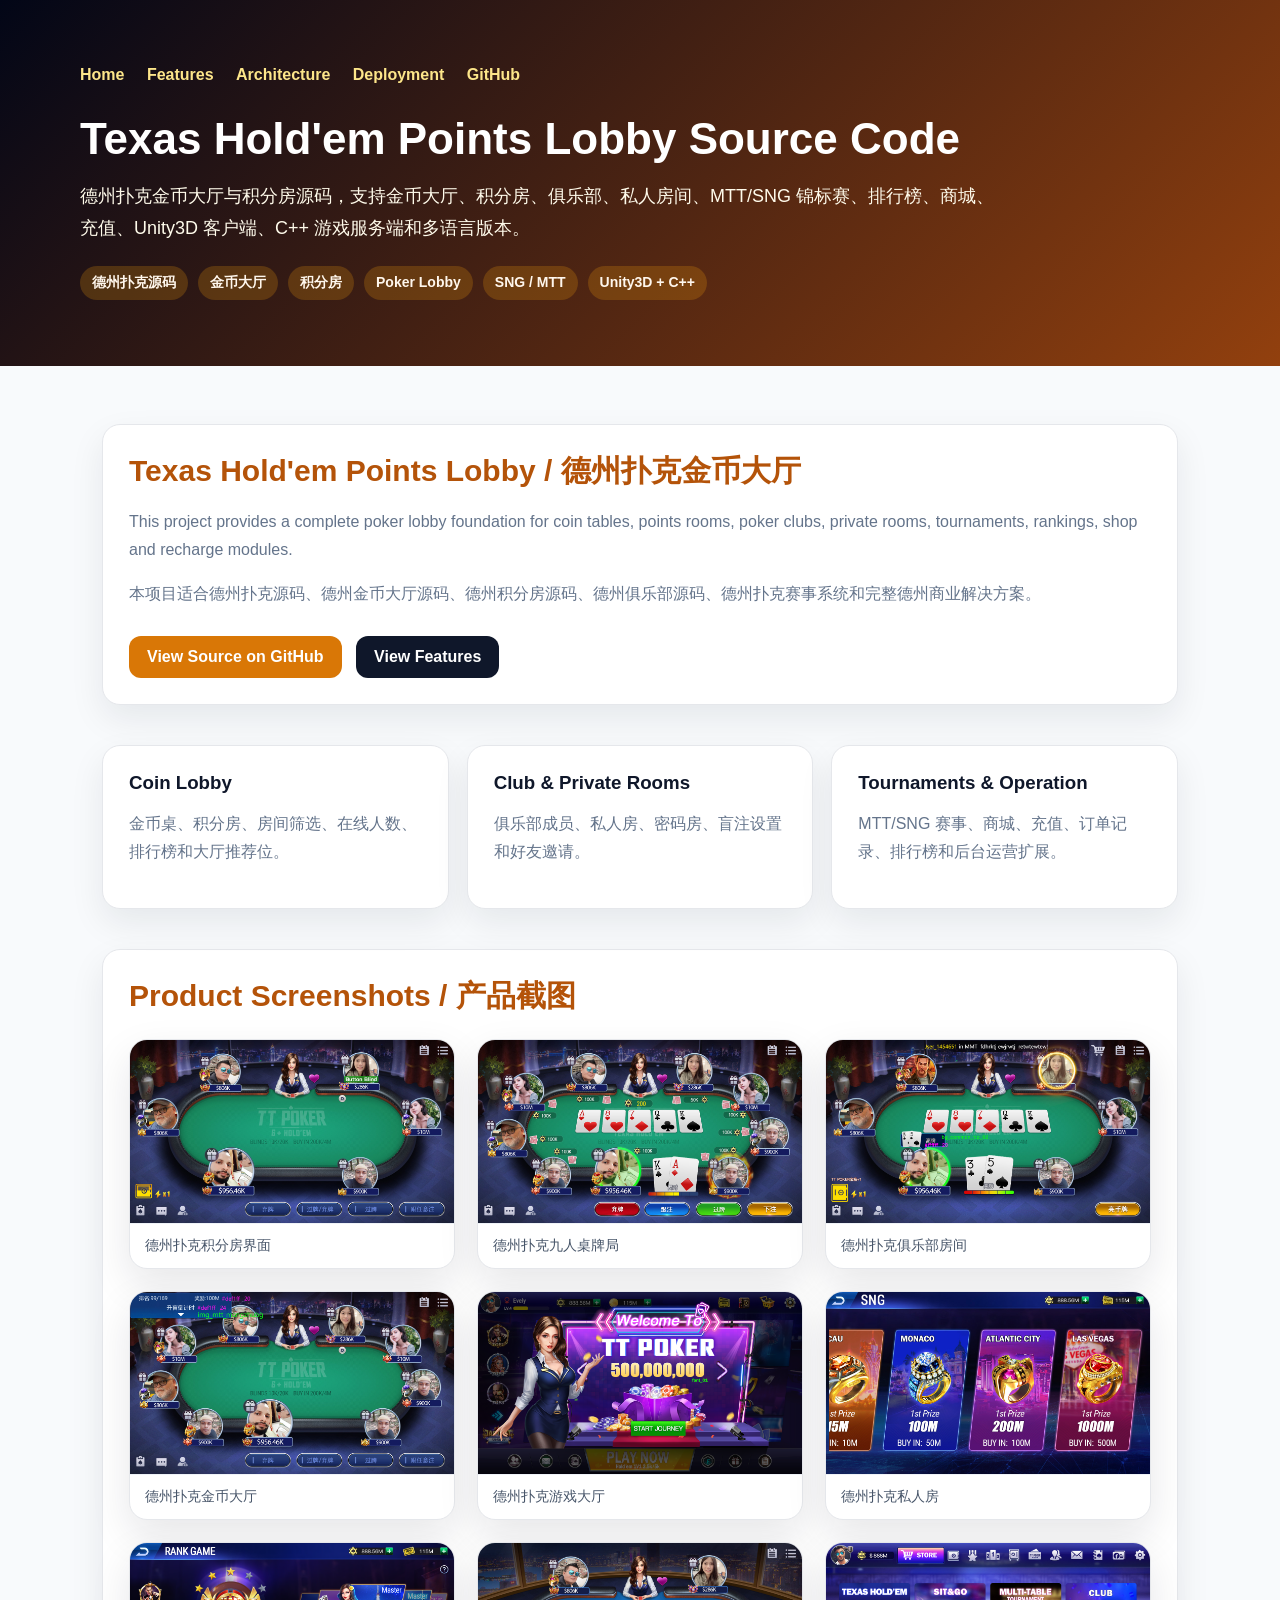
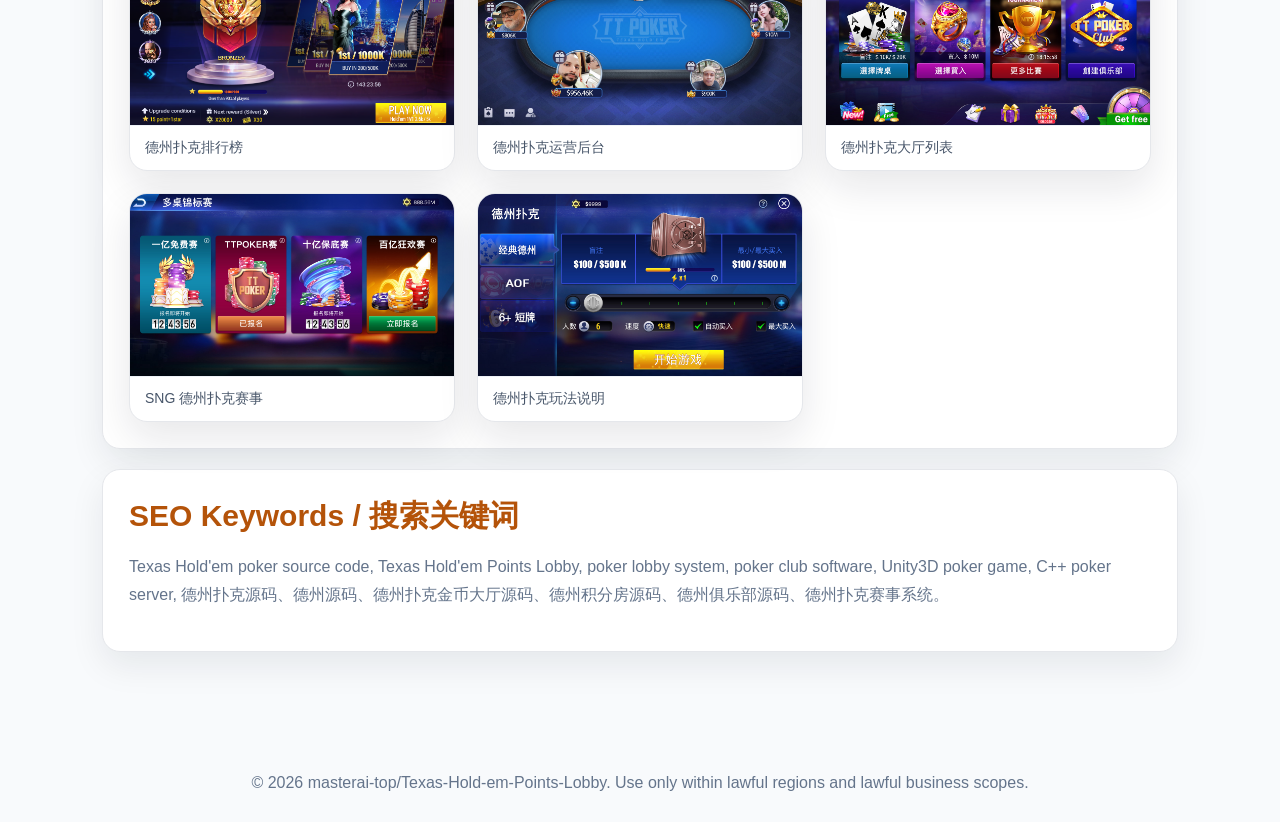
<file: docs/index.html>
<!doctype html>
<html lang="zh-CN">
<head>
  <meta name="google-site-verification" content="rrp5Uvgzi-1-rMxUBfhV3wjlNrFqzwnqiA4e3qsOLEM" />
  <meta charset="utf-8">
  <meta name="viewport" content="width=device-width, initial-scale=1">
  <title>Texas Hold'em Points Lobby Source Code - 德州扑克金币大厅与积分房源码</title>
  <meta name="description" content="德州扑克金币大厅与积分房源码，支持金币大厅、积分房、俱乐部、私人房间、MTT/SNG 锦标赛、排行榜、商城、充值、Unity3D 客户端、C++ 游戏服务端和多语言版本。">
  <meta name="keywords" content="德州扑克源码, 德州源码, 德州扑克金币大厅源码, 德州积分房源码, 德州俱乐部源码, Texas Hold'em Points Lobby, Poker Lobby System, Unity3D Poker Game, C++ Poker Server">
  <link rel="canonical" href="https://masterai-top.github.io/Texas-Hold-em-Points-Lobby/">
  <meta property="og:title" content="Texas Hold'em Points Lobby Source Code">
  <meta property="og:description" content="德州扑克金币大厅与积分房源码，支持金币大厅、积分房、俱乐部、私人房间、MTT/SNG 锦标赛、排行榜、商城充值和多语言版本。">
  <meta property="og:image" content="https://masterai-top.github.io/Texas-Hold-em-Points-Lobby/Assets/screenshots/dating.jpg">
  <style>
    :root {
      --bg:#f8fafc; --card:#ffffff; --text:#172033; --muted:#64748b;
      --gold:#b45309; --gold2:#d97706; --line:#e5e7eb; --dark:#0f172a;
    }
    * { box-sizing:border-box; }
    body { margin:0; font-family:Arial, Helvetica, sans-serif; background:var(--bg); color:var(--text); }
    header { padding:66px 24px; background:linear-gradient(135deg,#020617,#92400e); color:#fff; }
    .wrap { max-width:1120px; margin:0 auto; }
    nav { margin-bottom:30px; }
    nav a { color:#fde68a; margin-right:18px; text-decoration:none; font-weight:700; }
    h1 { font-size:44px; line-height:1.12; margin:18px 0 14px; }
    header p { max-width:920px; color:#fffbeb; font-size:18px; line-height:1.75; }
    main { max-width:1120px; margin:0 auto; padding:38px 22px 72px; }
    h2 { color:var(--gold); font-size:30px; margin:0 0 14px; }
    h3 { margin:0 0 10px; color:#0f172a; }
    p, li { color:var(--muted); line-height:1.75; }
    .card { background:var(--card); border:1px solid var(--line); border-radius:18px; padding:26px; margin:20px 0; box-shadow:0 14px 34px rgba(15,23,42,.08); }
    .grid { display:grid; grid-template-columns:repeat(auto-fit,minmax(240px,1fr)); gap:18px; }
    .badges { display:flex; flex-wrap:wrap; gap:10px; margin-top:22px; }
    .badge { display:inline-block; padding:8px 12px; border-radius:999px; background:rgba(245,158,11,.22); color:#fff7ed; font-size:14px; font-weight:700; }
    .btn { display:inline-block; padding:12px 18px; border-radius:12px; text-decoration:none; font-weight:700; background:var(--gold2); color:#fff; margin-right:10px; margin-top:12px; }
    .btn.secondary { background:var(--dark); }
    .screenshot-grid { display:grid; grid-template-columns:repeat(auto-fit,minmax(260px,1fr)); gap:22px; margin-top:22px; }
    .screenshot-grid figure { margin:0; background:#fff; border:1px solid var(--line); border-radius:18px; overflow:hidden; box-shadow:0 16px 40px rgba(15,23,42,.10); }
    .screenshot-grid img { width:100%; height:auto; display:block; background:#eef2f7; }
    .screenshot-grid figcaption { padding:13px 15px; color:#475569; font-size:14px; border-top:1px solid #eef2f7; }
    code { background:#f1f5f9; padding:2px 6px; border-radius:6px; color:#0f172a; }
    footer { padding:30px; text-align:center; color:var(--muted); }
  </style>
</head>
<body>
  <header>
    <div class="wrap">
      <nav>
        <a href="./">Home</a>
        <a href="features.html">Features</a>
        <a href="architecture.html">Architecture</a>
        <a href="deployment.html">Deployment</a>
        <a href="https://github.com/masterai-top/Texas-Hold-em-Points-Lobby">GitHub</a>
      </nav>
      <h1>Texas Hold'em Points Lobby Source Code</h1>
      <p>德州扑克金币大厅与积分房源码，支持金币大厅、积分房、俱乐部、私人房间、MTT/SNG 锦标赛、排行榜、商城、充值、Unity3D 客户端、C++ 游戏服务端和多语言版本。</p>
      <div class="badges">
        <span class="badge">德州扑克源码</span><span class="badge">金币大厅</span><span class="badge">积分房</span>
        <span class="badge">Poker Lobby</span><span class="badge">SNG / MTT</span><span class="badge">Unity3D + C++</span>
      </div>
    </div>
  </header>
  <main>
    <section class="card">
      <h2>Texas Hold'em Points Lobby / 德州扑克金币大厅</h2>
      <p>This project provides a complete poker lobby foundation for coin tables, points rooms, poker clubs, private rooms, tournaments, rankings, shop and recharge modules.</p>
      <p>本项目适合德州扑克源码、德州金币大厅源码、德州积分房源码、德州俱乐部源码、德州扑克赛事系统和完整德州商业解决方案。</p>
      <a class="btn" href="https://github.com/masterai-top/Texas-Hold-em-Points-Lobby">View Source on GitHub</a>
      <a class="btn secondary" href="features.html">View Features</a>
    </section>
    <section class="grid">
      <div class="card"><h3>Coin Lobby</h3><p>金币桌、积分房、房间筛选、在线人数、排行榜和大厅推荐位。</p></div>
      <div class="card"><h3>Club & Private Rooms</h3><p>俱乐部成员、私人房、密码房、盲注设置和好友邀请。</p></div>
      <div class="card"><h3>Tournaments & Operation</h3><p>MTT/SNG 赛事、商城、充值、订单记录、排行榜和后台运营扩展。</p></div>
    </section>
    <section class="card" id="screenshots">
      <h2>Product Screenshots / 产品截图</h2>
      <div class="screenshot-grid">
        <figure>
          <img src="Assets/screenshots/03.jpg" alt="Texas Hold'em Points Lobby - 德州扑克积分房界面" loading="lazy">
          <figcaption>德州扑克积分房界面</figcaption>
        </figure>
        <figure>
          <img src="Assets/screenshots/06-9.jpg" alt="Texas Hold'em Points Lobby - 德州扑克九人桌牌局" loading="lazy">
          <figcaption>德州扑克九人桌牌局</figcaption>
        </figure>
        <figure>
          <img src="Assets/screenshots/07.jpg" alt="Texas Hold'em Points Lobby - 德州扑克俱乐部房间" loading="lazy">
          <figcaption>德州扑克俱乐部房间</figcaption>
        </figure>
        <figure>
          <img src="Assets/screenshots/08.jpg" alt="Texas Hold'em Points Lobby - 德州扑克金币大厅" loading="lazy">
          <figcaption>德州扑克金币大厅</figcaption>
        </figure>
        <figure>
          <img src="Assets/screenshots/33.png" alt="Texas Hold'em Points Lobby - 德州扑克游戏大厅" loading="lazy">
          <figcaption>德州扑克游戏大厅</figcaption>
        </figure>
        <figure>
          <img src="Assets/screenshots/44.jpg" alt="Texas Hold'em Points Lobby - 德州扑克私人房" loading="lazy">
          <figcaption>德州扑克私人房</figcaption>
        </figure>
        <figure>
          <img src="Assets/screenshots/88.png" alt="Texas Hold'em Points Lobby - 德州扑克排行榜" loading="lazy">
          <figcaption>德州扑克排行榜</figcaption>
        </figure>
        <figure>
          <img src="Assets/screenshots/99.jpg" alt="Texas Hold'em Points Lobby - 德州扑克运营后台" loading="lazy">
          <figcaption>德州扑克运营后台</figcaption>
        </figure>
        <figure>
          <img src="Assets/screenshots/dating.jpg" alt="Texas Hold'em Points Lobby - 德州扑克大厅列表" loading="lazy">
          <figcaption>德州扑克大厅列表</figcaption>
        </figure>
        <figure>
          <img src="Assets/screenshots/sng.jpg" alt="Texas Hold'em Points Lobby - SNG 德州扑克赛事" loading="lazy">
          <figcaption>SNG 德州扑克赛事</figcaption>
        </figure>
        <figure>
          <img src="Assets/screenshots/wanfa.jpg" alt="Texas Hold'em Points Lobby - 德州扑克玩法说明" loading="lazy">
          <figcaption>德州扑克玩法说明</figcaption>
        </figure>
      </div>
    </section>
    <section class="card">
      <h2>SEO Keywords / 搜索关键词</h2>
      <p>Texas Hold'em poker source code, Texas Hold'em Points Lobby, poker lobby system, poker club software, Unity3D poker game, C++ poker server, 德州扑克源码、德州源码、德州扑克金币大厅源码、德州积分房源码、德州俱乐部源码、德州扑克赛事系统。</p>
    </section>
  </main>
  <footer>© 2026 masterai-top/Texas-Hold-em-Points-Lobby. Use only within lawful regions and lawful business scopes.</footer>
</body>
</html>
</file>
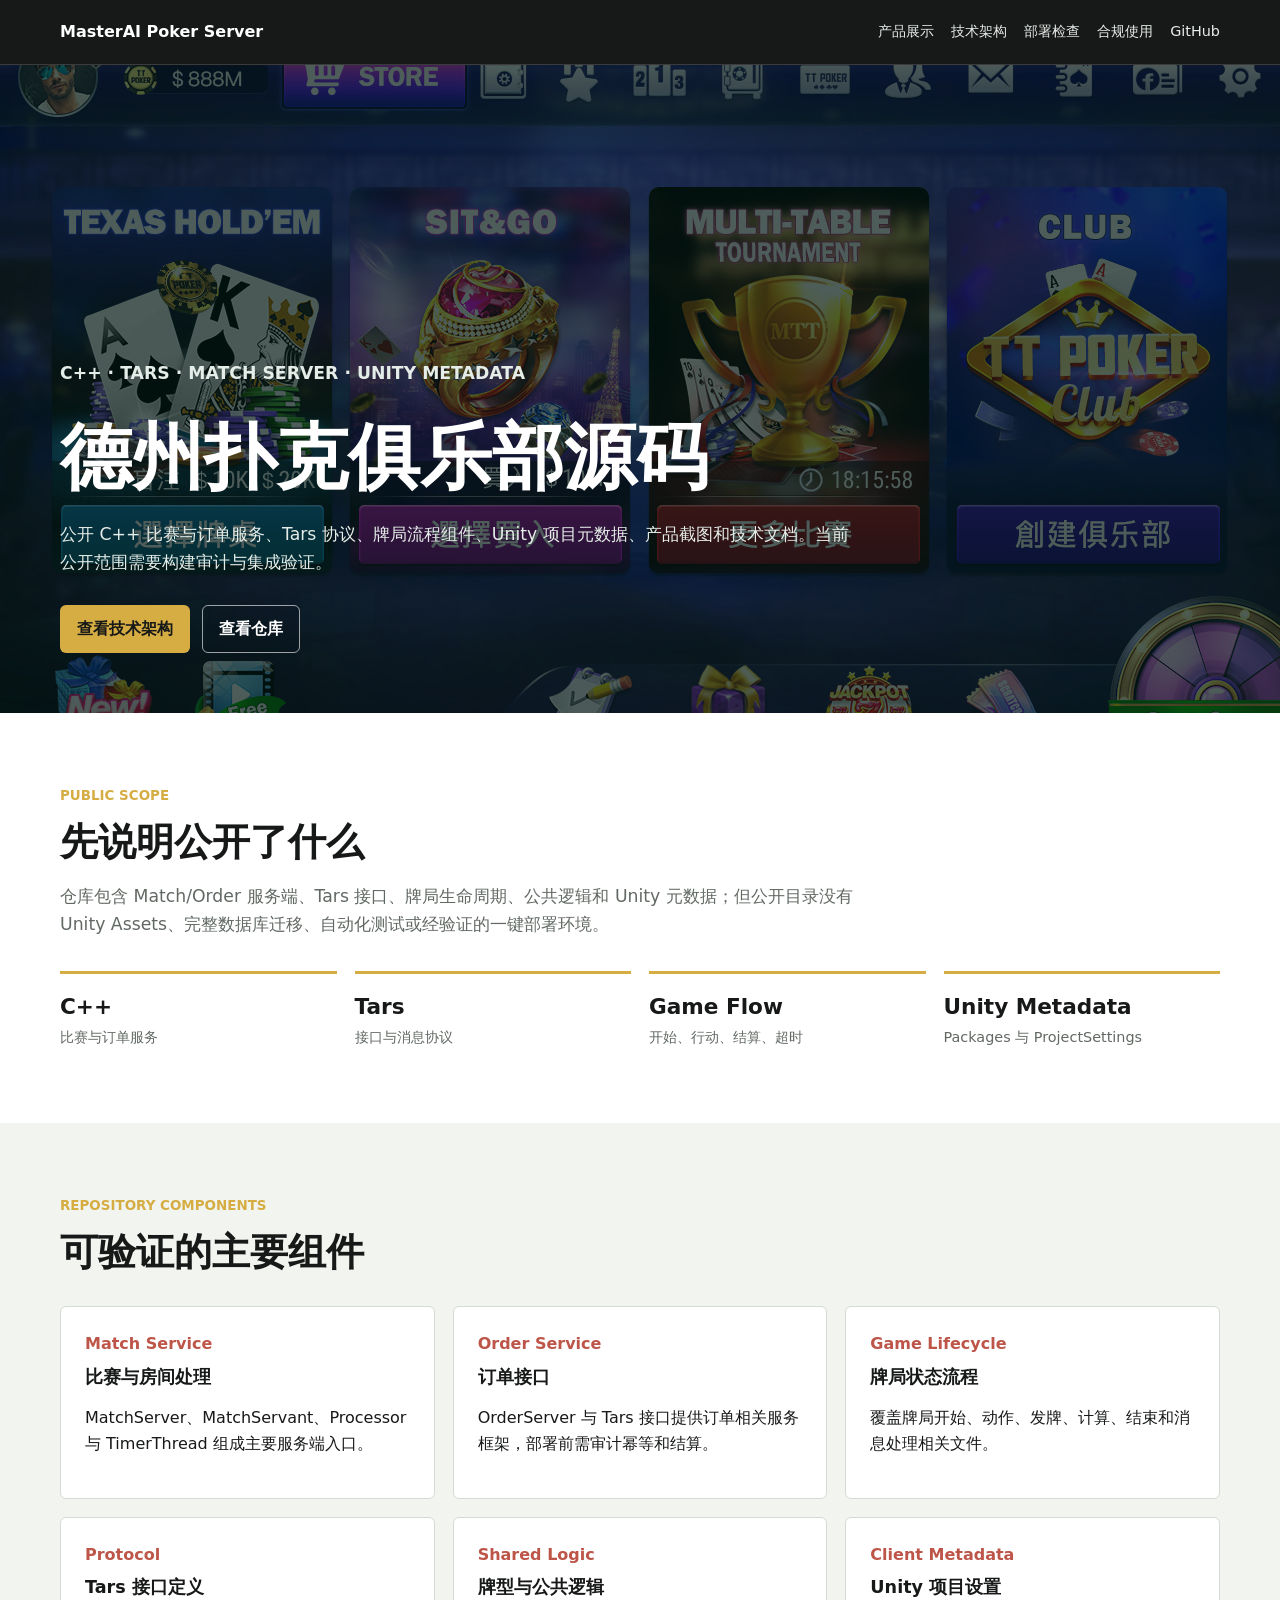
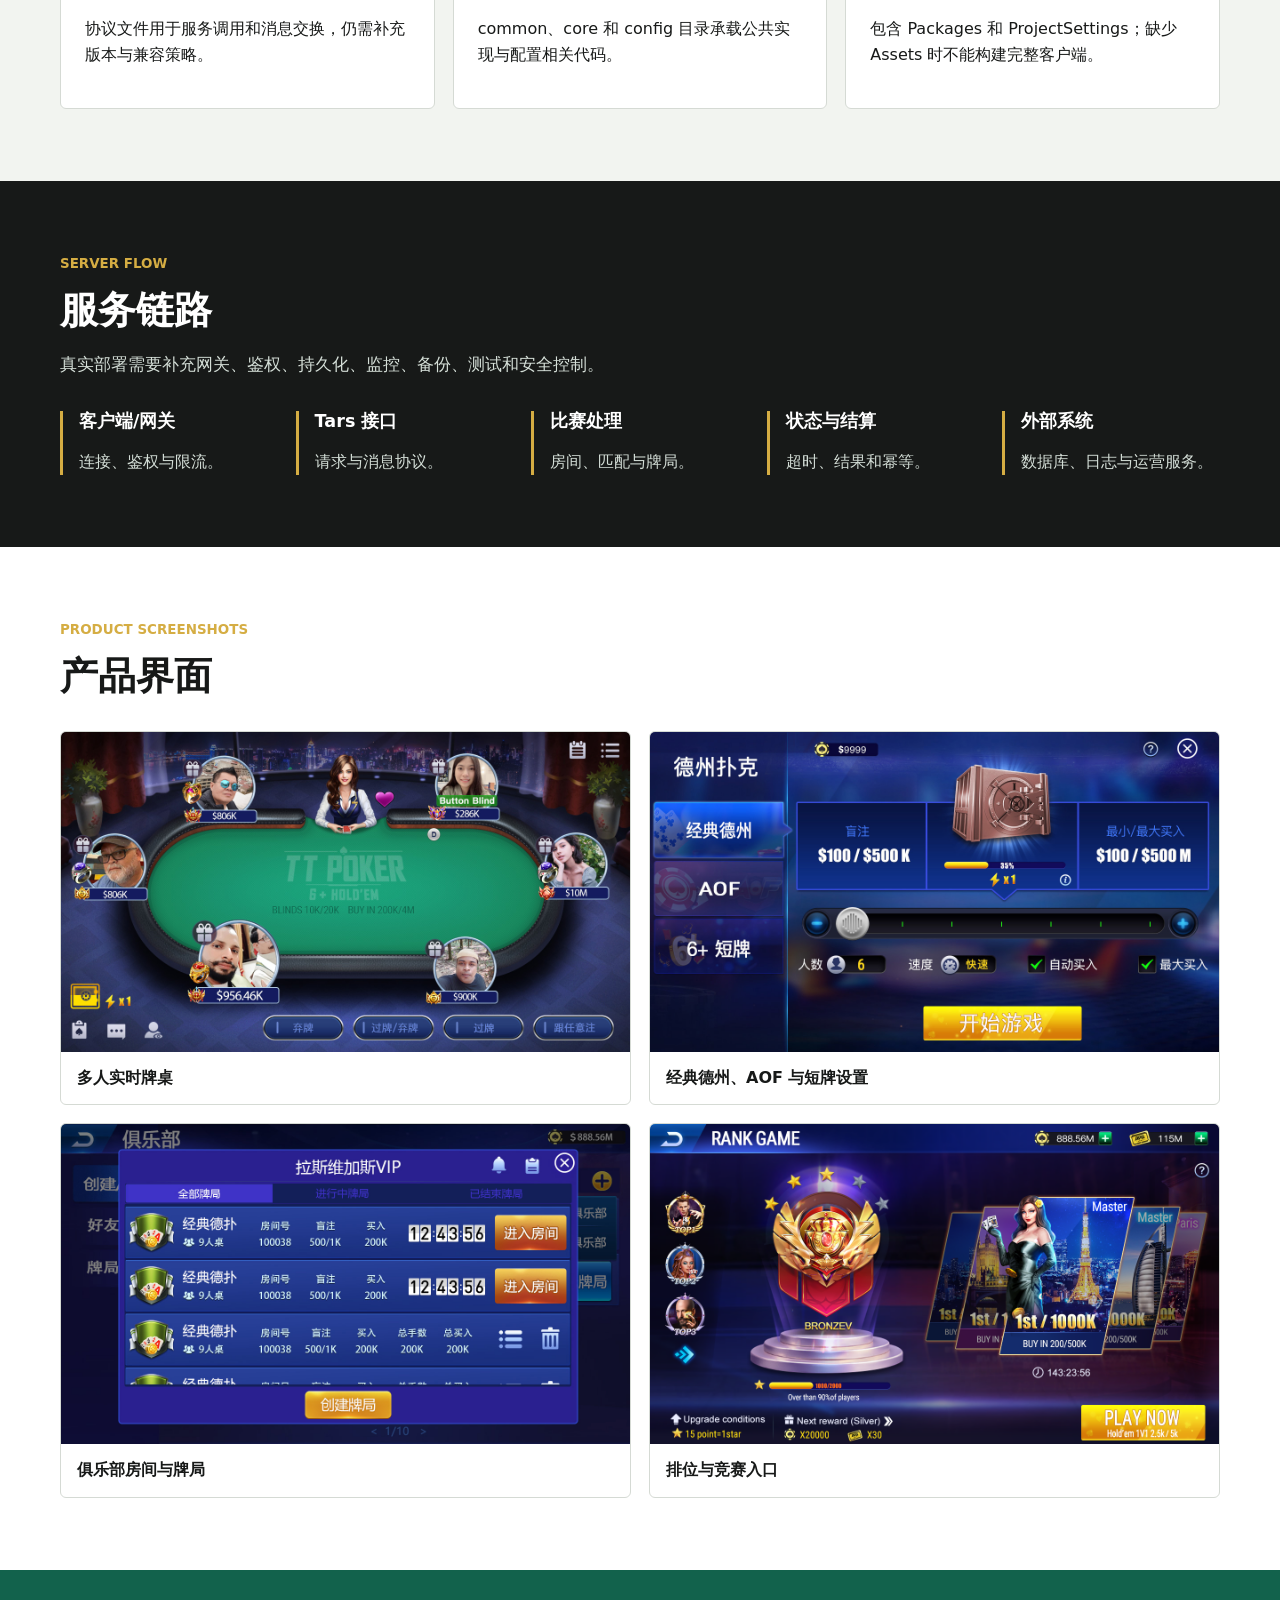
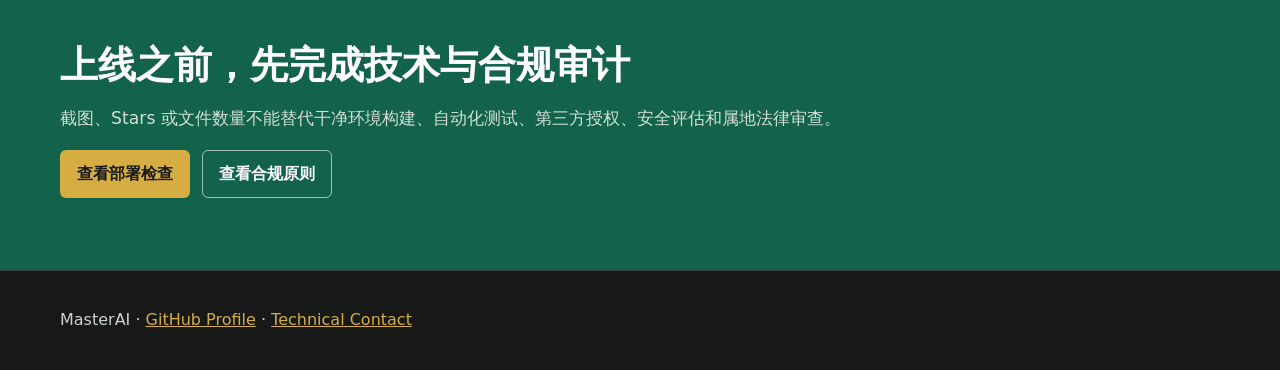
<file: site/index.html>
<!doctype html>
<html lang="zh-CN">
<head>
  <meta charset="utf-8">
  <meta name="viewport" content="width=device-width, initial-scale=1">
  <title>德州扑克俱乐部源码 | C++ Tars 比赛服务端</title>
  <meta name="description" content="德州扑克俱乐部源码项目，公开 C++ Match 与 Order 服务、Tars 协议、牌局流程、Unity 项目元数据、产品截图和技术文档。">
  <link rel="canonical" href="https://masterai-top.github.io/Texas-Holdem-Poker-Game-Server-Club-Source-Code/">
  <meta property="og:title" content="Texas Hold'em Club Source Code and C++ Match Server">
  <meta property="og:description" content="C++ Tars match server, game-flow components, Unity project metadata, product screenshots, and deployment guidance.">
  <meta property="og:type" content="website">
  <meta property="og:url" content="https://masterai-top.github.io/Texas-Holdem-Poker-Game-Server-Club-Source-Code/">
  <meta property="og:image" content="https://masterai-top.github.io/Texas-Holdem-Poker-Game-Server-Club-Source-Code/assets/screenshots/lobby.jpg">
  <meta name="twitter:card" content="summary_large_image">
  <link rel="stylesheet" href="assets/styles.css">
  <script type="application/ld+json">
  {
    "@context": "https://schema.org",
    "@type": "SoftwareSourceCode",
    "name": "Texas Hold'em Poker Game Server and Club Source Code",
    "codeRepository": "https://github.com/masterai-top/Texas-Holdem-Poker-Game-Server-Club-Source-Code",
    "programmingLanguage": ["C++", "Tars IDL"],
    "description": "C++ Texas Hold'em match and order server code, Tars protocols, game-flow components, Unity project metadata, documentation, and product screenshots.",
    "author": {"@type": "Organization", "name": "MasterAI", "url": "https://github.com/masterai-top"}
  }
  </script>
</head>
<body>
  <header class="site-header"><nav class="nav" aria-label="主导航"><a class="brand" href="index.html">MasterAI Poker Server</a><div class="nav-links"><a href="features.html">产品展示</a><a href="architecture.html">技术架构</a><a href="deployment.html">部署检查</a><a href="responsible-use.html">合规使用</a><a href="https://github.com/masterai-top/Texas-Holdem-Poker-Game-Server-Club-Source-Code">GitHub</a></div></nav></header>
  <main>
    <section class="hero">
      <img class="hero-media" src="assets/screenshots/lobby.jpg" alt="德州扑克大厅、SNG、MTT 与俱乐部入口">
      <div class="hero-inner"><p class="eyebrow">C++ · Tars · Match Server · Unity Metadata</p><h1>德州扑克俱乐部源码</h1><p>公开 C++ 比赛与订单服务、Tars 协议、牌局流程组件、Unity 项目元数据、产品截图和技术文档。当前公开范围需要构建审计与集成验证。</p><div class="actions"><a class="button" href="architecture.html">查看技术架构</a><a class="button secondary" href="https://github.com/masterai-top/Texas-Holdem-Poker-Game-Server-Club-Source-Code">查看仓库</a></div></div>
    </section>
    <section class="band white"><div class="container"><p class="eyebrow">Public Scope</p><h2>先说明公开了什么</h2><p class="lead">仓库包含 Match/Order 服务端、Tars 接口、牌局生命周期、公共逻辑和 Unity 元数据；但公开目录没有 Unity Assets、完整数据库迁移、自动化测试或经验证的一键部署环境。</p><div class="metrics"><div class="metric"><strong>C++</strong><span>比赛与订单服务</span></div><div class="metric"><strong>Tars</strong><span>接口与消息协议</span></div><div class="metric"><strong>Game Flow</strong><span>开始、行动、结算、超时</span></div><div class="metric"><strong>Unity Metadata</strong><span>Packages 与 ProjectSettings</span></div></div></div></section>
    <section class="band"><div class="container"><p class="eyebrow">Repository Components</p><h2>可验证的主要组件</h2><div class="feature-grid"><article class="feature-item"><strong>Match Service</strong><h3>比赛与房间处理</h3><p>MatchServer、MatchServant、Processor 与 TimerThread 组成主要服务端入口。</p></article><article class="feature-item"><strong>Order Service</strong><h3>订单接口</h3><p>OrderServer 与 Tars 接口提供订单相关服务框架，部署前需审计幂等和结算。</p></article><article class="feature-item"><strong>Game Lifecycle</strong><h3>牌局状态流程</h3><p>覆盖牌局开始、动作、发牌、计算、结束和消息处理相关文件。</p></article><article class="feature-item"><strong>Protocol</strong><h3>Tars 接口定义</h3><p>协议文件用于服务调用和消息交换，仍需补充版本与兼容策略。</p></article><article class="feature-item"><strong>Shared Logic</strong><h3>牌型与公共逻辑</h3><p>common、core 和 config 目录承载公共实现与配置相关代码。</p></article><article class="feature-item"><strong>Client Metadata</strong><h3>Unity 项目设置</h3><p>包含 Packages 和 ProjectSettings；缺少 Assets 时不能构建完整客户端。</p></article></div></div></section>
    <section class="band dark"><div class="container"><p class="eyebrow">Server Flow</p><h2>服务链路</h2><p class="lead">真实部署需要补充网关、鉴权、持久化、监控、备份、测试和安全控制。</p><div class="pipeline"><div class="pipeline-step"><h3>客户端/网关</h3><p>连接、鉴权与限流。</p></div><div class="pipeline-step"><h3>Tars 接口</h3><p>请求与消息协议。</p></div><div class="pipeline-step"><h3>比赛处理</h3><p>房间、匹配与牌局。</p></div><div class="pipeline-step"><h3>状态与结算</h3><p>超时、结果和幂等。</p></div><div class="pipeline-step"><h3>外部系统</h3><p>数据库、日志与运营服务。</p></div></div></div></section>
    <section class="band white"><div class="container"><p class="eyebrow">Product Screenshots</p><h2>产品界面</h2><div class="gallery"><figure><img loading="lazy" src="assets/screenshots/table.jpg" alt="多人德州扑克牌桌"><figcaption>多人实时牌桌</figcaption></figure><figure><img loading="lazy" src="assets/screenshots/room-settings.jpg" alt="德州扑克房间设置"><figcaption>经典德州、AOF 与短牌设置</figcaption></figure><figure><img loading="lazy" src="assets/screenshots/club.jpg" alt="德州扑克俱乐部房间列表"><figcaption>俱乐部房间与牌局</figcaption></figure><figure><img loading="lazy" src="assets/screenshots/rank-game.png" alt="德州扑克排位赛界面"><figcaption>排位与竞赛入口</figcaption></figure></div></div></section>
    <section class="band felt"><div class="container"><h2>上线之前，先完成技术与合规审计</h2><p class="lead">截图、Stars 或文件数量不能替代干净环境构建、自动化测试、第三方授权、安全评估和属地法律审查。</p><div class="actions"><a class="button" href="deployment.html">查看部署检查</a><a class="button secondary" href="responsible-use.html">查看合规原则</a></div></div></section>
  </main>
  <footer class="site-footer"><div class="container">MasterAI · <a href="https://github.com/masterai-top">GitHub Profile</a> · <a href="mailto:masterai918@gmail.com">Technical Contact</a></div></footer>
</body>
</html>
</file>
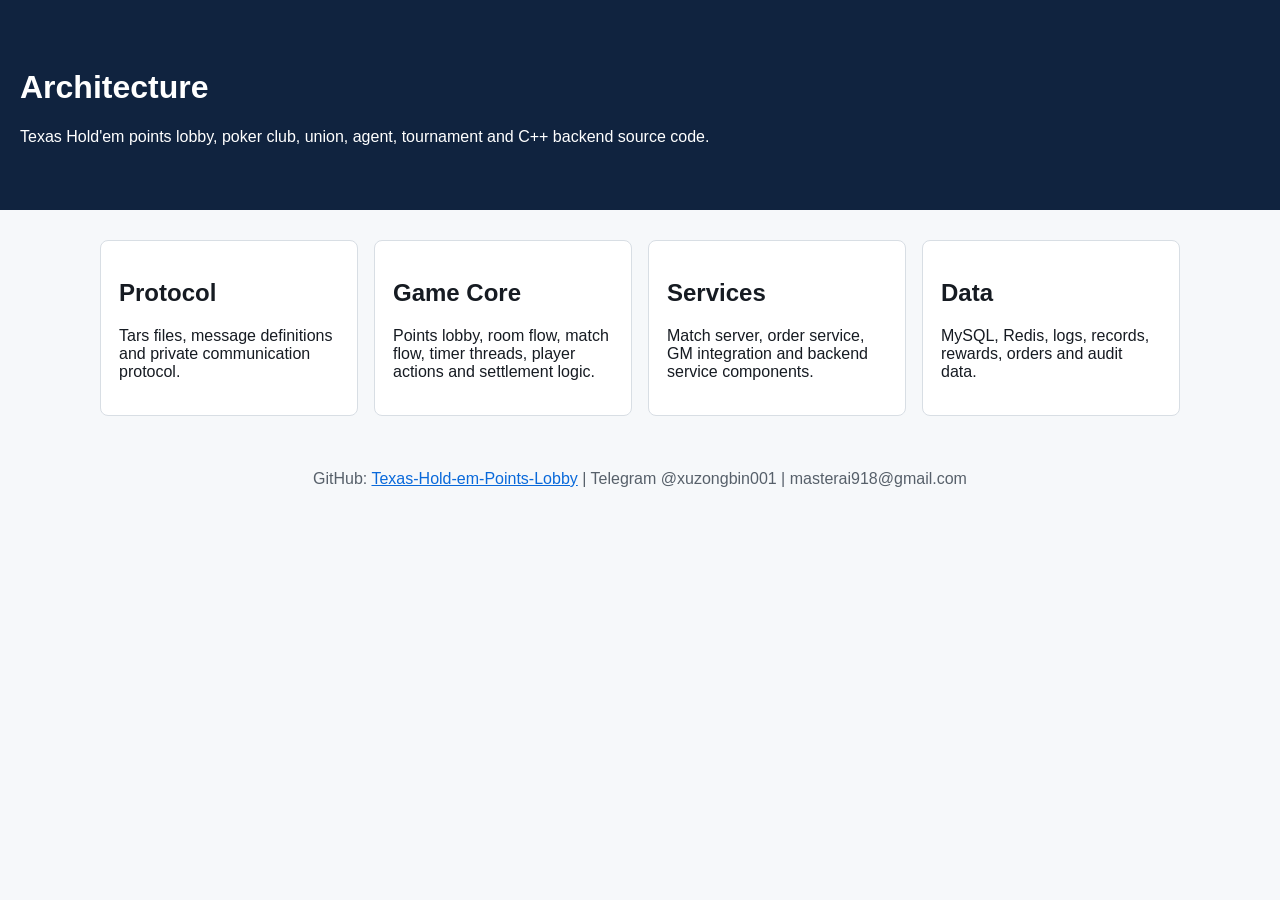
<file: docs/architecture.html>
<!doctype html>
<html lang="en">
<head>
  <meta charset="utf-8">
  <meta name="viewport" content="width=device-width, initial-scale=1">
  <title>Architecture - Texas Hold'em Poker Server</title>
  <meta name="description" content="Texas Hold'em Points Lobby source code with C++ real-time poker server, points lobby, poker club, union, agent system, SNG, MTT, Short Deck and operations integration.">
  <style>
body{font-family:Arial,"Microsoft YaHei",sans-serif;margin:0;color:#161b22;background:#f6f8fa}
header{background:#10233f;color:white;padding:48px 20px}
main{max-width:1080px;margin:0 auto;padding:30px 20px}
.grid{display:grid;grid-template-columns:repeat(auto-fit,minmax(230px,1fr));gap:16px}
.card{background:white;border:1px solid #d8dee4;border-radius:8px;padding:18px}
a{color:#0969da}footer{padding:24px 20px;text-align:center;color:#57606a}
</style>
</head>
<body>
  <header><h1>Architecture</h1><p>Texas Hold'em points lobby, poker club, union, agent, tournament and C++ backend source code.</p></header>
  <main><div class="grid">
<div class="card"><h2>Protocol</h2><p>Tars files, message definitions and private communication protocol.</p></div>
<div class="card"><h2>Game Core</h2><p>Points lobby, room flow, match flow, timer threads, player actions and settlement logic.</p></div>
<div class="card"><h2>Services</h2><p>Match server, order service, GM integration and backend service components.</p></div>
<div class="card"><h2>Data</h2><p>MySQL, Redis, logs, records, rewards, orders and audit data.</p></div>
</div></main>
  <footer>GitHub: <a href="https://github.com/masterai-top/Texas-Hold-em-Points-Lobby">Texas-Hold-em-Points-Lobby</a> | Telegram @xuzongbin001 | masterai918@gmail.com</footer>
</body>
</html>
</file>
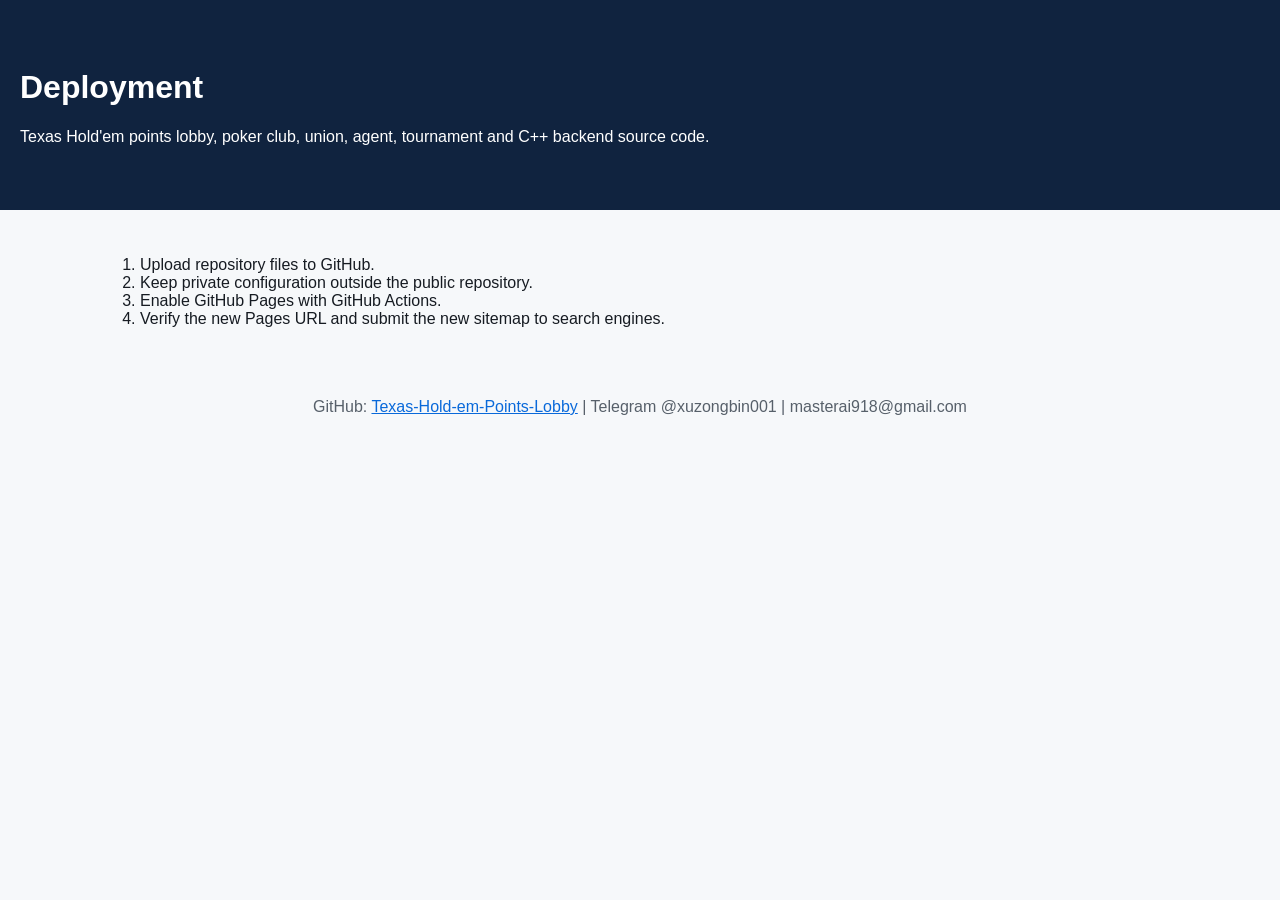
<file: docs/deployment.html>
<!doctype html>
<html lang="en">
<head>
  <meta charset="utf-8">
  <meta name="viewport" content="width=device-width, initial-scale=1">
  <title>Deployment - Texas Hold'em Points Lobby</title>
  <meta name="description" content="Texas Hold'em Points Lobby source code with C++ real-time poker server, points lobby, poker club, union, agent system, SNG, MTT, Short Deck and operations integration.">
  <style>
body{font-family:Arial,"Microsoft YaHei",sans-serif;margin:0;color:#161b22;background:#f6f8fa}
header{background:#10233f;color:white;padding:48px 20px}
main{max-width:1080px;margin:0 auto;padding:30px 20px}
.grid{display:grid;grid-template-columns:repeat(auto-fit,minmax(230px,1fr));gap:16px}
.card{background:white;border:1px solid #d8dee4;border-radius:8px;padding:18px}
a{color:#0969da}footer{padding:24px 20px;text-align:center;color:#57606a}
</style>
</head>
<body>
  <header><h1>Deployment</h1><p>Texas Hold'em points lobby, poker club, union, agent, tournament and C++ backend source code.</p></header>
  <main><ol><li>Upload repository files to GitHub.</li><li>Keep private configuration outside the public repository.</li><li>Enable GitHub Pages with GitHub Actions.</li><li>Verify the new Pages URL and submit the new sitemap to search engines.</li></ol></main>
  <footer>GitHub: <a href="https://github.com/masterai-top/Texas-Hold-em-Points-Lobby">Texas-Hold-em-Points-Lobby</a> | Telegram @xuzongbin001 | masterai918@gmail.com</footer>
</body>
</html>
</file>
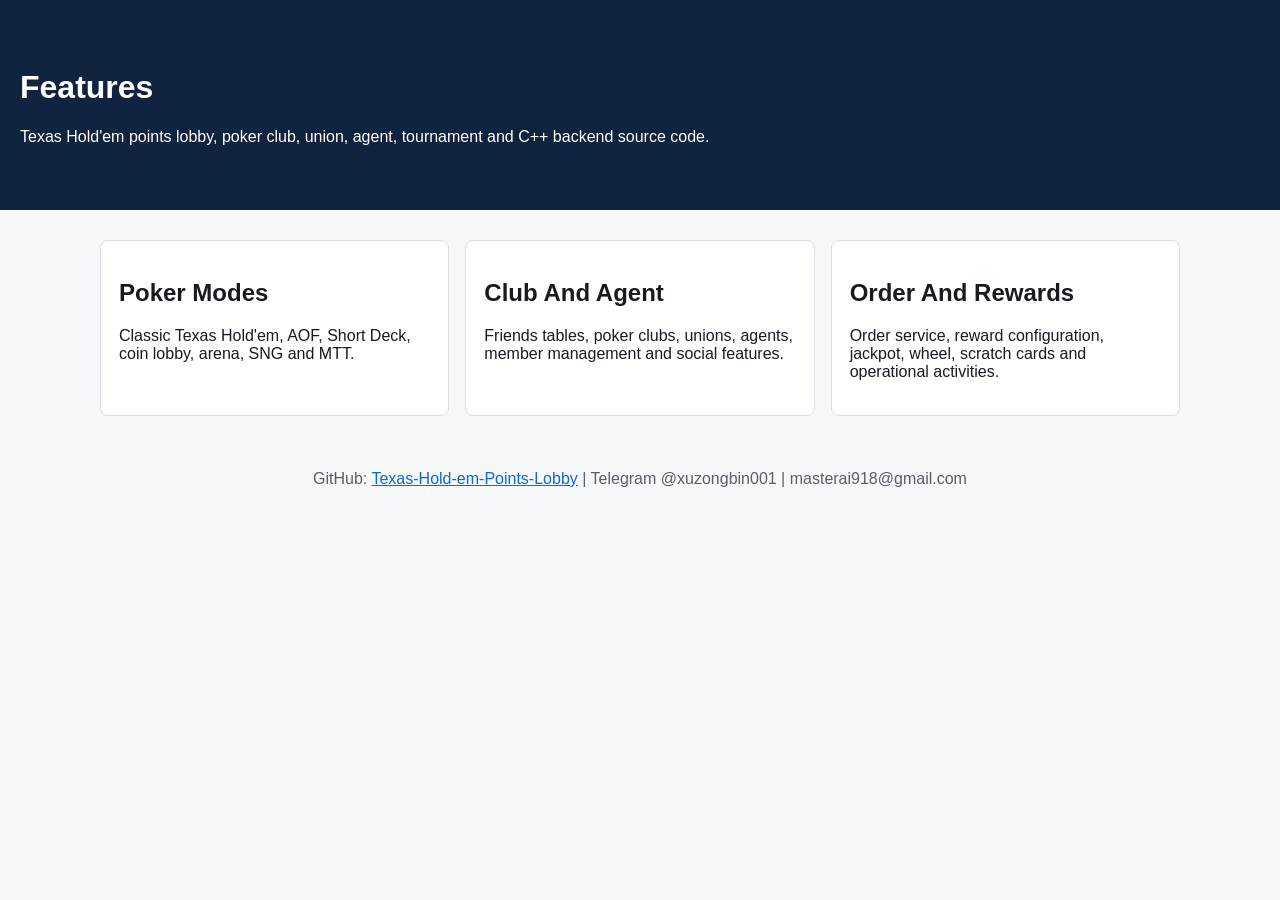
<file: docs/features.html>
<!doctype html>
<html lang="en">
<head>
  <meta charset="utf-8">
  <meta name="viewport" content="width=device-width, initial-scale=1">
  <title>Features - Texas Hold'em Points Lobby</title>
  <meta name="description" content="Texas Hold'em Points Lobby source code with C++ real-time poker server, points lobby, poker club, union, agent system, SNG, MTT, Short Deck and operations integration.">
  <style>
body{font-family:Arial,"Microsoft YaHei",sans-serif;margin:0;color:#161b22;background:#f6f8fa}
header{background:#10233f;color:white;padding:48px 20px}
main{max-width:1080px;margin:0 auto;padding:30px 20px}
.grid{display:grid;grid-template-columns:repeat(auto-fit,minmax(230px,1fr));gap:16px}
.card{background:white;border:1px solid #d8dee4;border-radius:8px;padding:18px}
a{color:#0969da}footer{padding:24px 20px;text-align:center;color:#57606a}
</style>
</head>
<body>
  <header><h1>Features</h1><p>Texas Hold'em points lobby, poker club, union, agent, tournament and C++ backend source code.</p></header>
  <main><div class="grid">
<div class="card"><h2>Poker Modes</h2><p>Classic Texas Hold'em, AOF, Short Deck, coin lobby, arena, SNG and MTT.</p></div>
<div class="card"><h2>Club And Agent</h2><p>Friends tables, poker clubs, unions, agents, member management and social features.</p></div>
<div class="card"><h2>Order And Rewards</h2><p>Order service, reward configuration, jackpot, wheel, scratch cards and operational activities.</p></div>
</div></main>
  <footer>GitHub: <a href="https://github.com/masterai-top/Texas-Hold-em-Points-Lobby">Texas-Hold-em-Points-Lobby</a> | Telegram @xuzongbin001 | masterai918@gmail.com</footer>
</body>
</html>
</file>
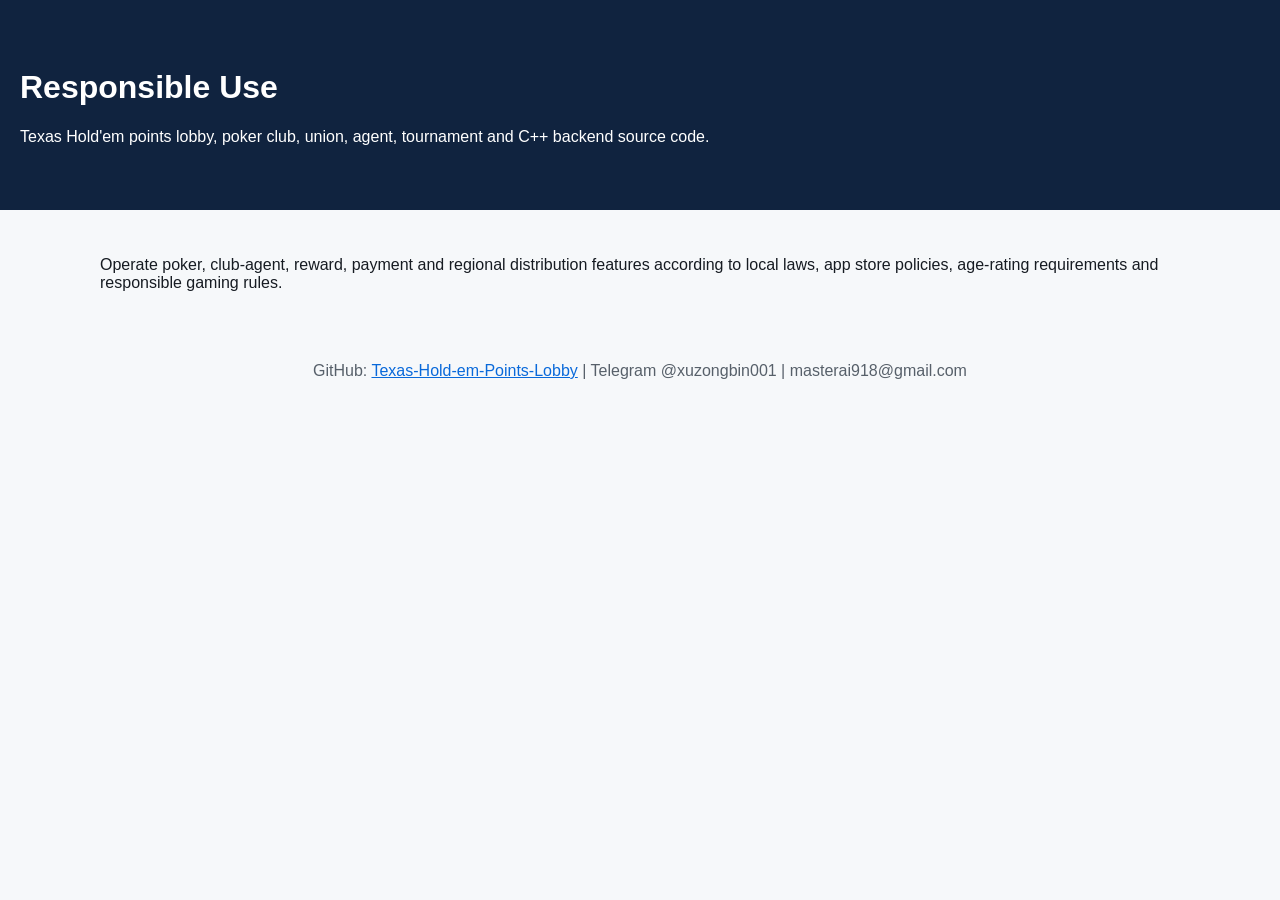
<file: docs/responsible-use.html>
<!doctype html>
<html lang="en">
<head>
  <meta charset="utf-8">
  <meta name="viewport" content="width=device-width, initial-scale=1">
  <title>Responsible Use - Texas Hold'em Points Lobby</title>
  <meta name="description" content="Texas Hold'em Points Lobby source code with C++ real-time poker server, points lobby, poker club, union, agent system, SNG, MTT, Short Deck and operations integration.">
  <style>
body{font-family:Arial,"Microsoft YaHei",sans-serif;margin:0;color:#161b22;background:#f6f8fa}
header{background:#10233f;color:white;padding:48px 20px}
main{max-width:1080px;margin:0 auto;padding:30px 20px}
.grid{display:grid;grid-template-columns:repeat(auto-fit,minmax(230px,1fr));gap:16px}
.card{background:white;border:1px solid #d8dee4;border-radius:8px;padding:18px}
a{color:#0969da}footer{padding:24px 20px;text-align:center;color:#57606a}
</style>
</head>
<body>
  <header><h1>Responsible Use</h1><p>Texas Hold'em points lobby, poker club, union, agent, tournament and C++ backend source code.</p></header>
  <main><p>Operate poker, club-agent, reward, payment and regional distribution features according to local laws, app store policies, age-rating requirements and responsible gaming rules.</p></main>
  <footer>GitHub: <a href="https://github.com/masterai-top/Texas-Hold-em-Points-Lobby">Texas-Hold-em-Points-Lobby</a> | Telegram @xuzongbin001 | masterai918@gmail.com</footer>
</body>
</html>
</file>
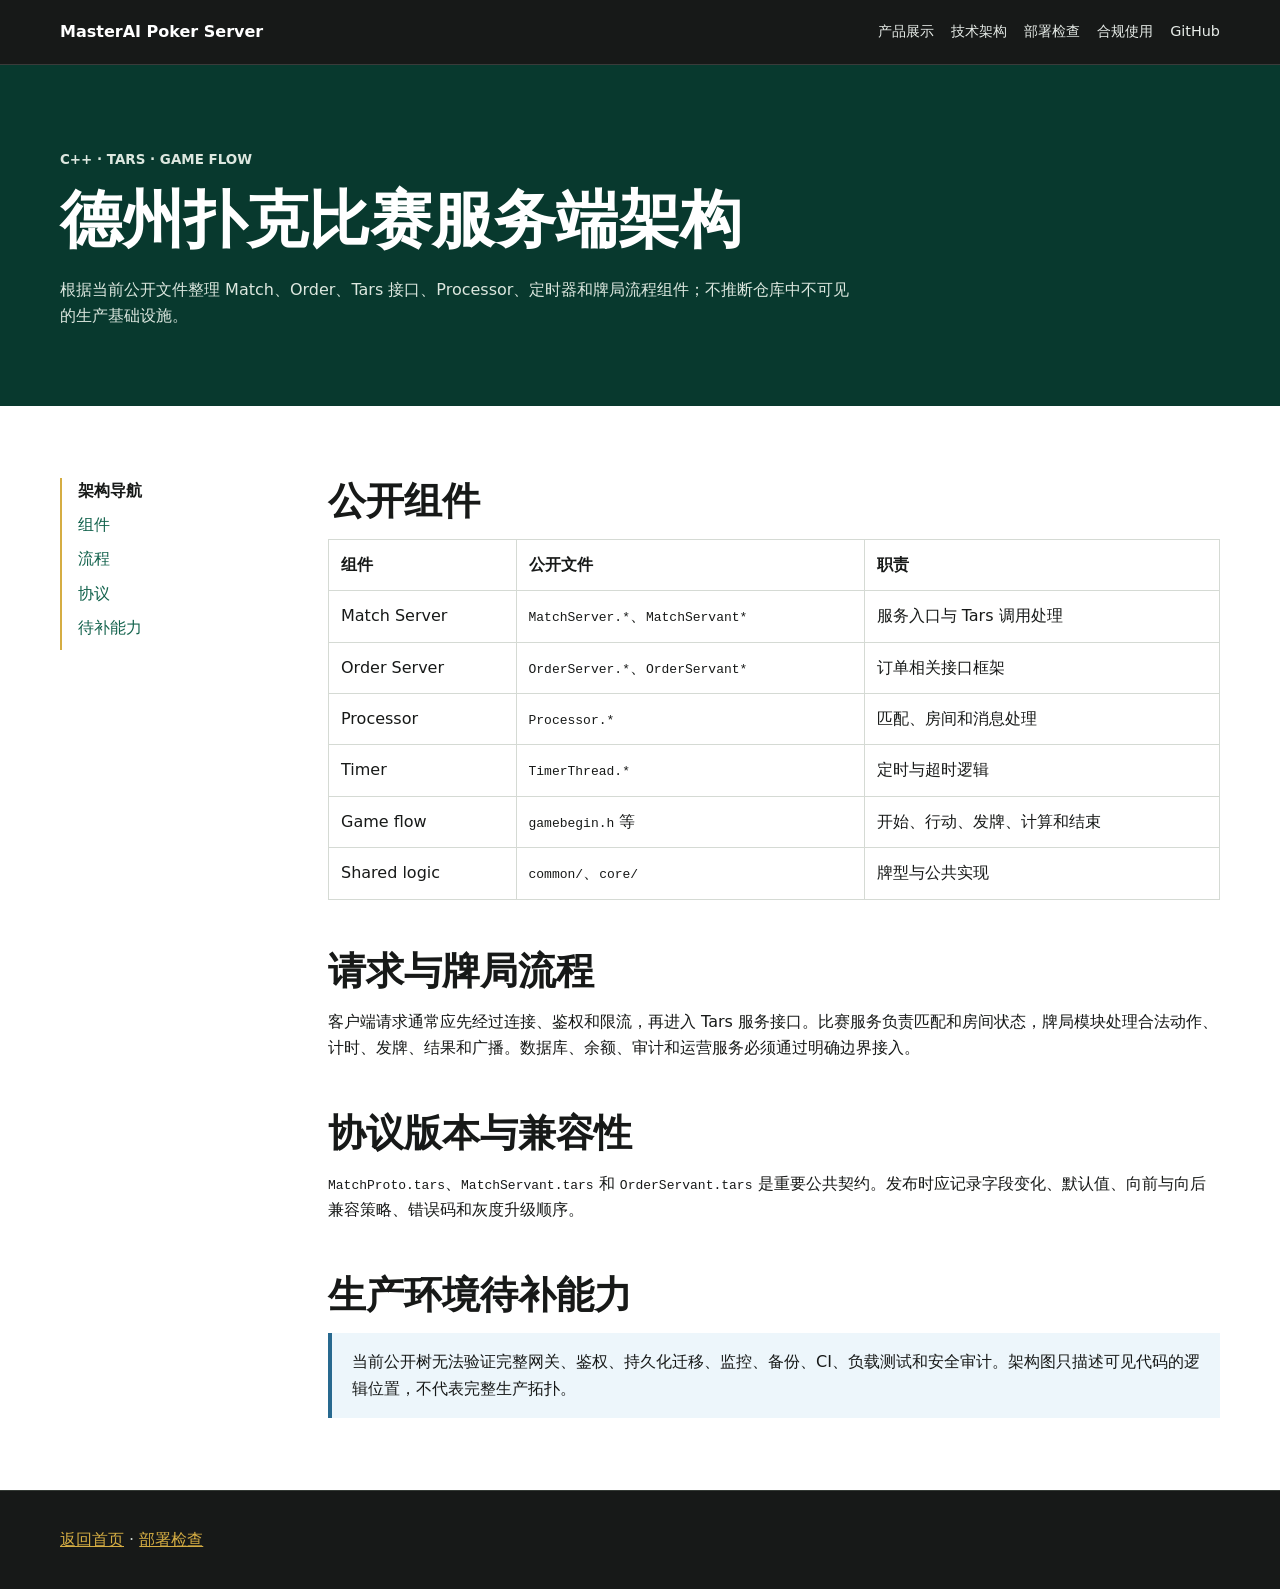
<file: site/architecture.html>
<!doctype html>
<html lang="zh-CN">
<head>
  <meta charset="utf-8">
  <meta name="viewport" content="width=device-width, initial-scale=1">
  <title>C++ Tars 比赛服务端架构 | 德州扑克源码</title>
  <meta name="description" content="德州扑克 C++ 比赛服务端、Order 服务、Tars 协议、Processor、TimerThread 与牌局生命周期组件架构说明。">
  <link rel="canonical" href="https://masterai-top.github.io/Texas-Holdem-Poker-Game-Server-Club-Source-Code/architecture.html">
  <link rel="stylesheet" href="assets/styles.css">
</head>
<body>
  <header class="site-header"><nav class="nav" aria-label="主导航"><a class="brand" href="index.html">MasterAI Poker Server</a><div class="nav-links"><a href="features.html">产品展示</a><a href="architecture.html">技术架构</a><a href="deployment.html">部署检查</a><a href="responsible-use.html">合规使用</a><a href="https://github.com/masterai-top/Texas-Holdem-Poker-Game-Server-Club-Source-Code">GitHub</a></div></nav></header>
  <main>
    <section class="page-hero"><div class="container"><p class="eyebrow">C++ · Tars · Game Flow</p><h1>德州扑克比赛服务端架构</h1><p>根据当前公开文件整理 Match、Order、Tars 接口、Processor、定时器和牌局流程组件；不推断仓库中不可见的生产基础设施。</p></div></section>
    <section class="band white"><div class="container content-grid"><aside class="toc"><strong>架构导航</strong><a href="#components">组件</a><a href="#flow">流程</a><a href="#protocol">协议</a><a href="#missing">待补能力</a></aside><div class="prose">
      <section id="components"><h2>公开组件</h2><table><thead><tr><th>组件</th><th>公开文件</th><th>职责</th></tr></thead><tbody><tr><td>Match Server</td><td><code>MatchServer.*</code>、<code>MatchServant*</code></td><td>服务入口与 Tars 调用处理</td></tr><tr><td>Order Server</td><td><code>OrderServer.*</code>、<code>OrderServant*</code></td><td>订单相关接口框架</td></tr><tr><td>Processor</td><td><code>Processor.*</code></td><td>匹配、房间和消息处理</td></tr><tr><td>Timer</td><td><code>TimerThread.*</code></td><td>定时与超时逻辑</td></tr><tr><td>Game flow</td><td><code>gamebegin.h</code> 等</td><td>开始、行动、发牌、计算和结束</td></tr><tr><td>Shared logic</td><td><code>common/</code>、<code>core/</code></td><td>牌型与公共实现</td></tr></tbody></table></section>
      <section id="flow"><h2>请求与牌局流程</h2><p>客户端请求通常应先经过连接、鉴权和限流，再进入 Tars 服务接口。比赛服务负责匹配和房间状态，牌局模块处理合法动作、计时、发牌、结果和广播。数据库、余额、审计和运营服务必须通过明确边界接入。</p></section>
      <section id="protocol"><h2>协议版本与兼容性</h2><p><code>MatchProto.tars</code>、<code>MatchServant.tars</code> 和 <code>OrderServant.tars</code> 是重要公共契约。发布时应记录字段变化、默认值、向前与向后兼容策略、错误码和灰度升级顺序。</p></section>
      <section id="missing"><h2>生产环境待补能力</h2><div class="info">当前公开树无法验证完整网关、鉴权、持久化迁移、监控、备份、CI、负载测试和安全审计。架构图只描述可见代码的逻辑位置，不代表完整生产拓扑。</div></section>
    </div></div></section>
  </main>
  <footer class="site-footer"><div class="container"><a href="index.html">返回首页</a> · <a href="deployment.html">部署检查</a></div></footer>
</body>
</html>
</file>
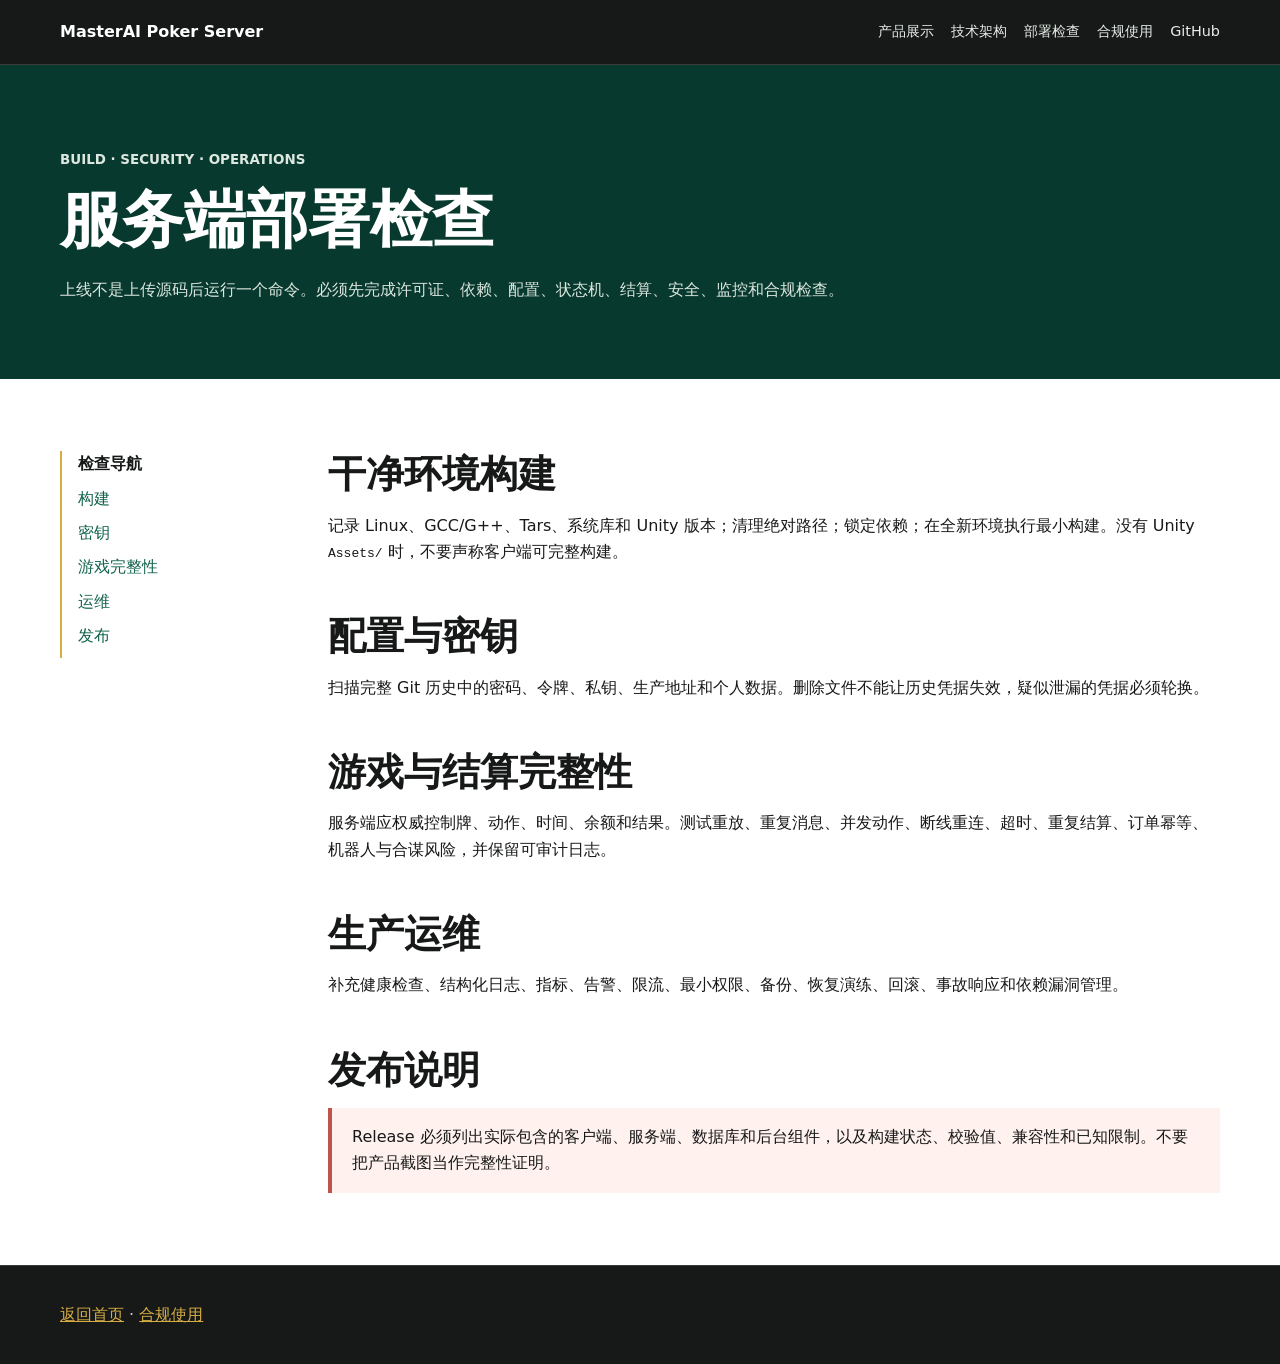
<file: site/deployment.html>
<!doctype html>
<html lang="zh-CN">
<head>
  <meta charset="utf-8">
  <meta name="viewport" content="width=device-width, initial-scale=1">
  <title>德州扑克服务端部署检查 | 构建、安全与上线</title>
  <meta name="description" content="德州扑克 C++ Tars 服务端部署前的依赖、配置脱敏、测试、游戏公平性、运维、许可证和发布检查清单。">
  <link rel="canonical" href="https://masterai-top.github.io/Texas-Holdem-Poker-Game-Server-Club-Source-Code/deployment.html">
  <link rel="stylesheet" href="assets/styles.css">
</head>
<body>
  <header class="site-header"><nav class="nav" aria-label="主导航"><a class="brand" href="index.html">MasterAI Poker Server</a><div class="nav-links"><a href="features.html">产品展示</a><a href="architecture.html">技术架构</a><a href="deployment.html">部署检查</a><a href="responsible-use.html">合规使用</a><a href="https://github.com/masterai-top/Texas-Holdem-Poker-Game-Server-Club-Source-Code">GitHub</a></div></nav></header>
  <main>
    <section class="page-hero"><div class="container"><p class="eyebrow">Build · Security · Operations</p><h1>服务端部署检查</h1><p>上线不是上传源码后运行一个命令。必须先完成许可证、依赖、配置、状态机、结算、安全、监控和合规检查。</p></div></section>
    <section class="band white"><div class="container content-grid"><aside class="toc"><strong>检查导航</strong><a href="#build">构建</a><a href="#secrets">密钥</a><a href="#integrity">游戏完整性</a><a href="#ops">运维</a><a href="#release">发布</a></aside><div class="prose">
      <section id="build"><h2>干净环境构建</h2><p>记录 Linux、GCC/G++、Tars、系统库和 Unity 版本；清理绝对路径；锁定依赖；在全新环境执行最小构建。没有 Unity <code>Assets/</code> 时，不要声称客户端可完整构建。</p></section>
      <section id="secrets"><h2>配置与密钥</h2><p>扫描完整 Git 历史中的密码、令牌、私钥、生产地址和个人数据。删除文件不能让历史凭据失效，疑似泄漏的凭据必须轮换。</p></section>
      <section id="integrity"><h2>游戏与结算完整性</h2><p>服务端应权威控制牌、动作、时间、余额和结果。测试重放、重复消息、并发动作、断线重连、超时、重复结算、订单幂等、机器人与合谋风险，并保留可审计日志。</p></section>
      <section id="ops"><h2>生产运维</h2><p>补充健康检查、结构化日志、指标、告警、限流、最小权限、备份、恢复演练、回滚、事故响应和依赖漏洞管理。</p></section>
      <section id="release"><h2>发布说明</h2><div class="notice">Release 必须列出实际包含的客户端、服务端、数据库和后台组件，以及构建状态、校验值、兼容性和已知限制。不要把产品截图当作完整性证明。</div></section>
    </div></div></section>
  </main>
  <footer class="site-footer"><div class="container"><a href="index.html">返回首页</a> · <a href="responsible-use.html">合规使用</a></div></footer>
</body>
</html>
</file>
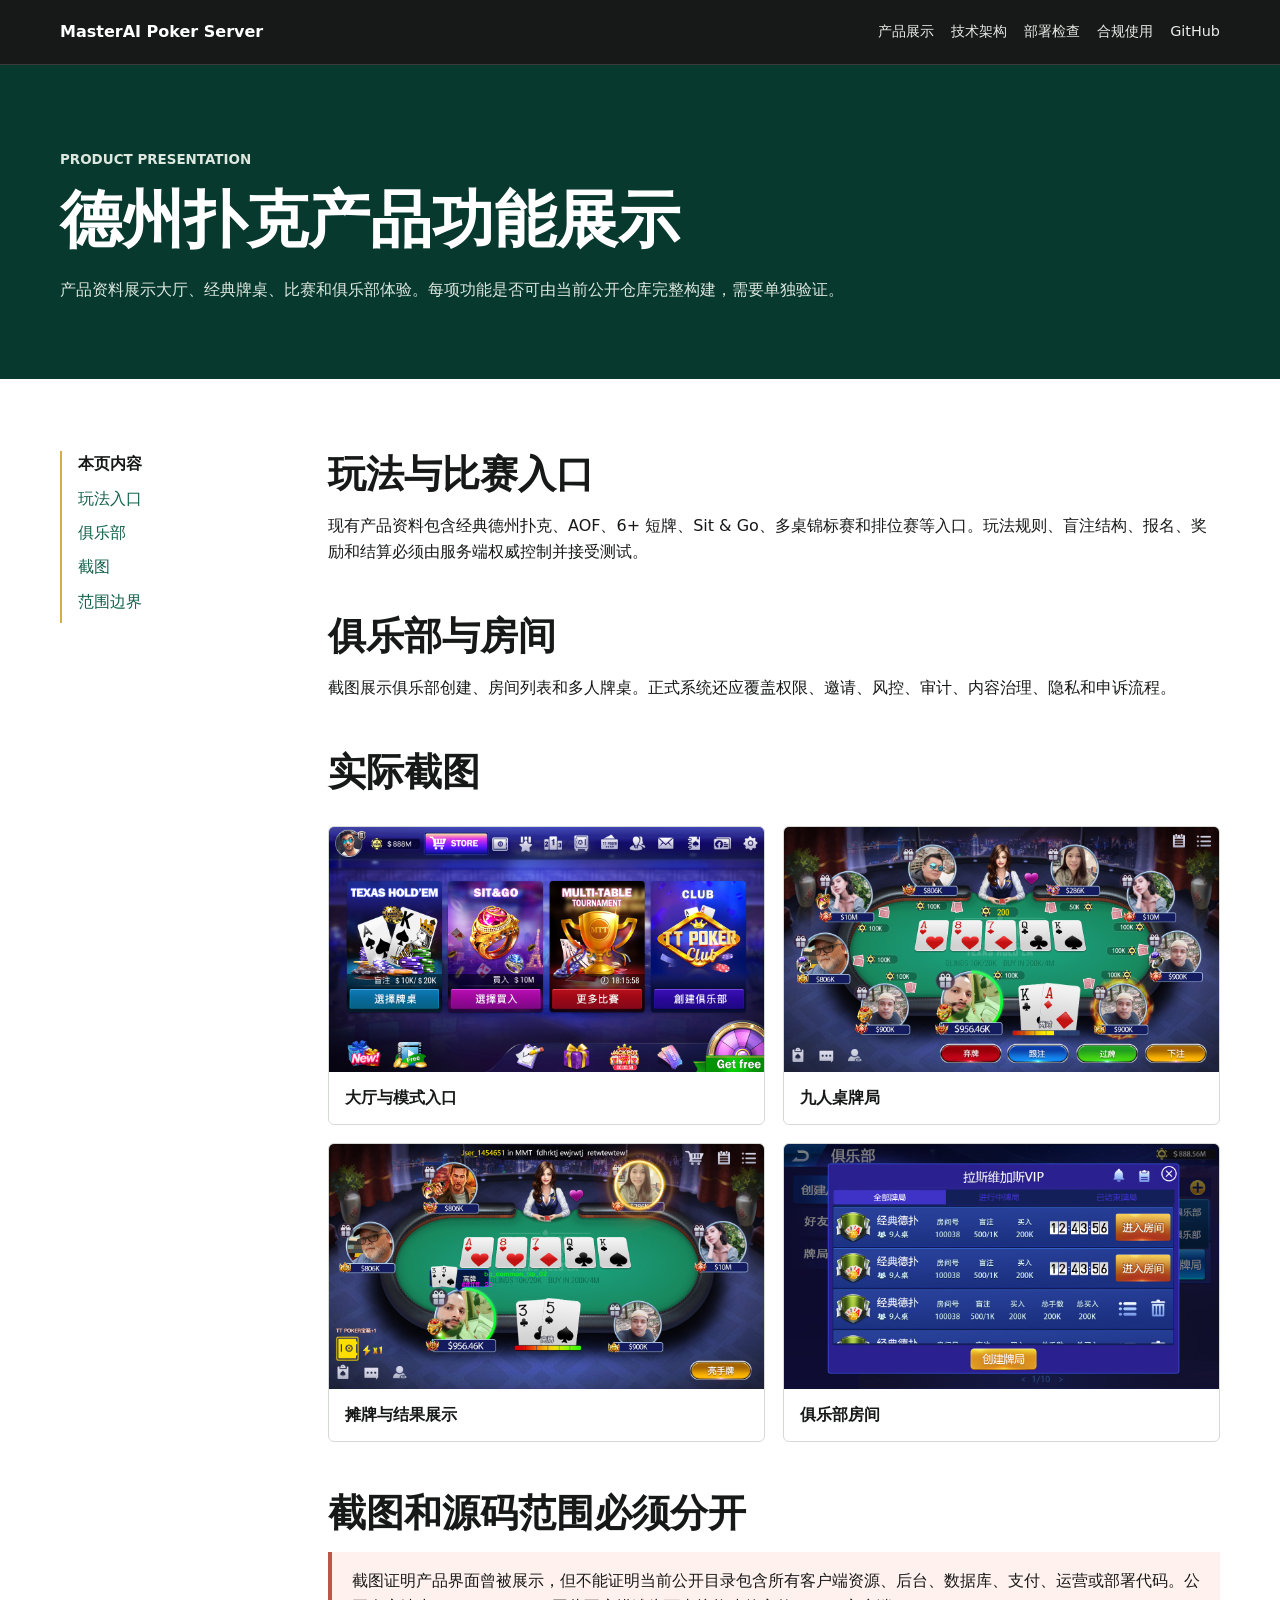
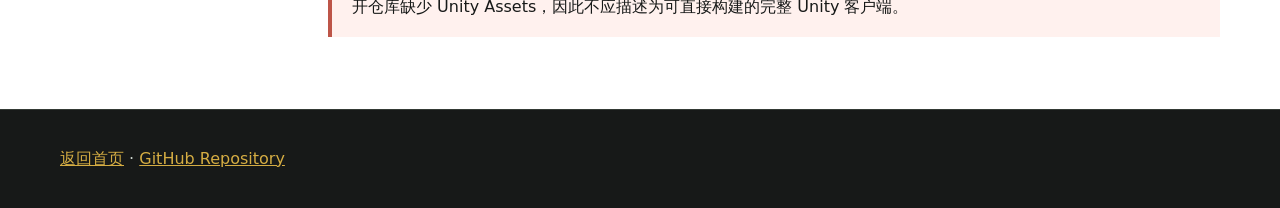
<file: site/features.html>
<!doctype html>
<html lang="zh-CN">
<head>
  <meta charset="utf-8">
  <meta name="viewport" content="width=device-width, initial-scale=1">
  <title>产品功能展示 | 德州扑克俱乐部与比赛平台</title>
  <meta name="description" content="查看德州扑克大厅、经典牌桌、AOF、6+短牌、SNG、MTT、俱乐部和排位赛产品界面，并了解截图与公开源码范围的区别。">
  <link rel="canonical" href="https://masterai-top.github.io/Texas-Holdem-Poker-Game-Server-Club-Source-Code/features.html">
  <link rel="stylesheet" href="assets/styles.css">
</head>
<body>
  <header class="site-header"><nav class="nav" aria-label="主导航"><a class="brand" href="index.html">MasterAI Poker Server</a><div class="nav-links"><a href="features.html">产品展示</a><a href="architecture.html">技术架构</a><a href="deployment.html">部署检查</a><a href="responsible-use.html">合规使用</a><a href="https://github.com/masterai-top/Texas-Holdem-Poker-Game-Server-Club-Source-Code">GitHub</a></div></nav></header>
  <main>
    <section class="page-hero"><div class="container"><p class="eyebrow">Product Presentation</p><h1>德州扑克产品功能展示</h1><p>产品资料展示大厅、经典牌桌、比赛和俱乐部体验。每项功能是否可由当前公开仓库完整构建，需要单独验证。</p></div></section>
    <section class="band white"><div class="container content-grid"><aside class="toc"><strong>本页内容</strong><a href="#modes">玩法入口</a><a href="#social">俱乐部</a><a href="#screens">截图</a><a href="#boundary">范围边界</a></aside><div class="prose">
      <section id="modes"><h2>玩法与比赛入口</h2><p>现有产品资料包含经典德州扑克、AOF、6+ 短牌、Sit & Go、多桌锦标赛和排位赛等入口。玩法规则、盲注结构、报名、奖励和结算必须由服务端权威控制并接受测试。</p></section>
      <section id="social"><h2>俱乐部与房间</h2><p>截图展示俱乐部创建、房间列表和多人牌桌。正式系统还应覆盖权限、邀请、风控、审计、内容治理、隐私和申诉流程。</p></section>
      <section id="screens"><h2>实际截图</h2><div class="gallery"><figure><img src="assets/screenshots/lobby.jpg" alt="德州扑克大厅"><figcaption>大厅与模式入口</figcaption></figure><figure><img src="assets/screenshots/table-nine.jpg" alt="九人德州牌桌"><figcaption>九人桌牌局</figcaption></figure><figure><img src="assets/screenshots/showdown.jpg" alt="德州扑克摊牌界面"><figcaption>摊牌与结果展示</figcaption></figure><figure><img src="assets/screenshots/club.jpg" alt="德州扑克俱乐部"><figcaption>俱乐部房间</figcaption></figure></div></section>
      <section id="boundary"><h2>截图和源码范围必须分开</h2><div class="notice">截图证明产品界面曾被展示，但不能证明当前公开目录包含所有客户端资源、后台、数据库、支付、运营或部署代码。公开仓库缺少 Unity Assets，因此不应描述为可直接构建的完整 Unity 客户端。</div></section>
    </div></div></section>
  </main>
  <footer class="site-footer"><div class="container"><a href="index.html">返回首页</a> · <a href="https://github.com/masterai-top/Texas-Holdem-Poker-Game-Server-Club-Source-Code">GitHub Repository</a></div></footer>
</body>
</html>
</file>
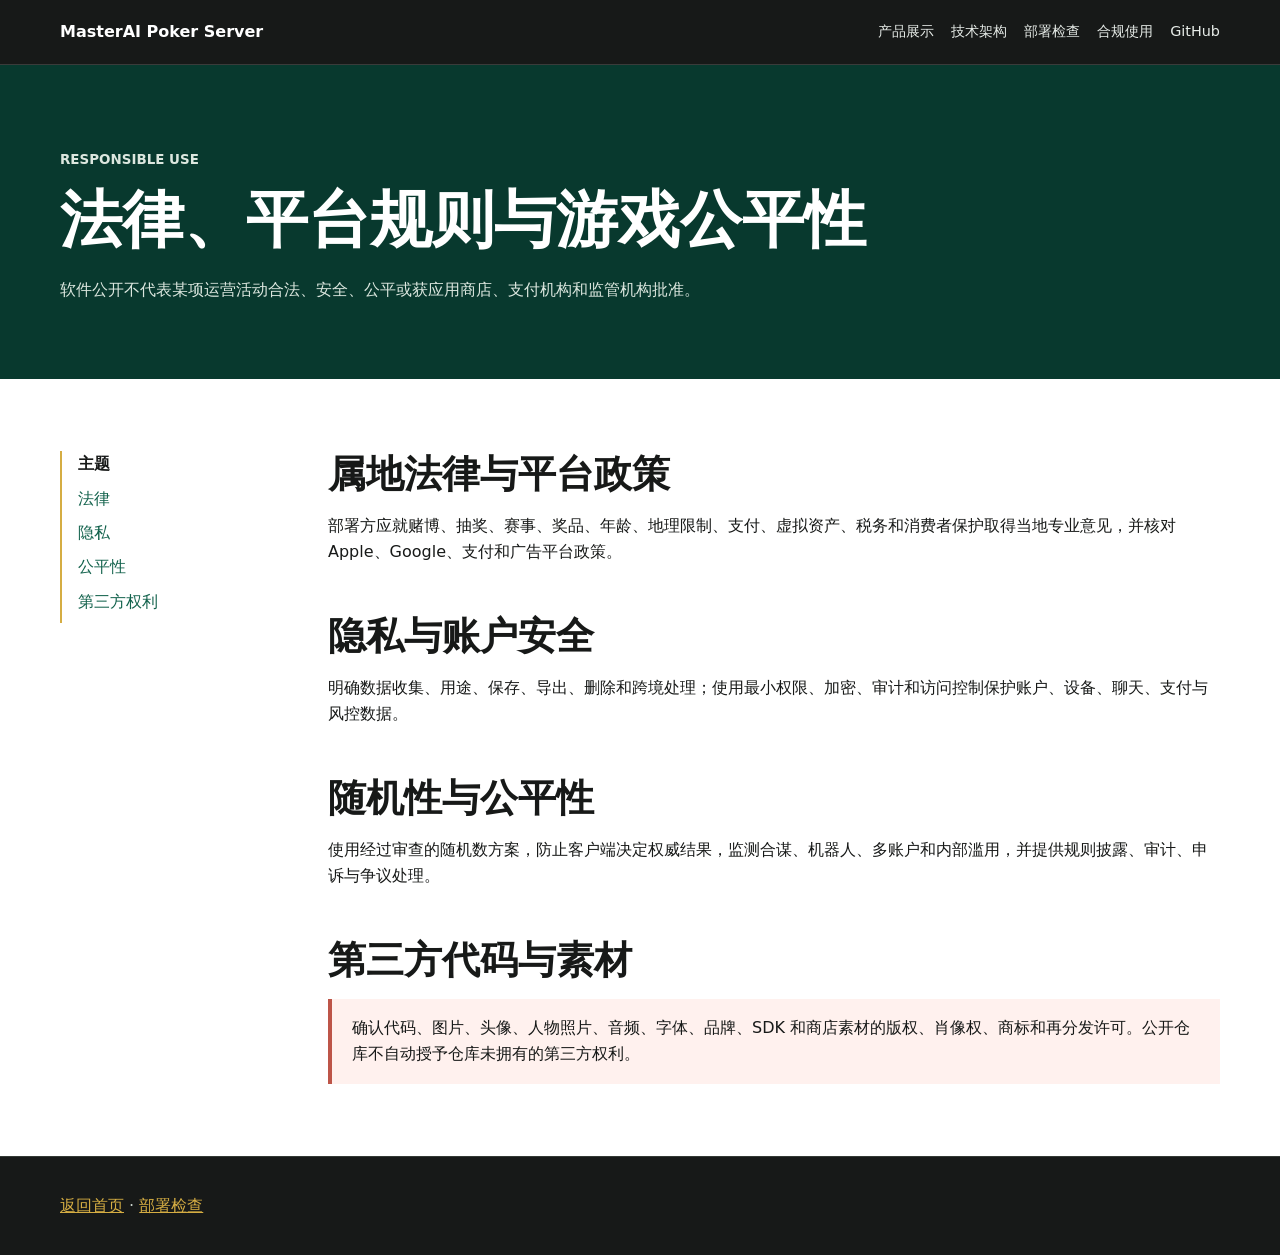
<file: site/responsible-use.html>
<!doctype html>
<html lang="zh-CN">
<head>
  <meta charset="utf-8">
  <meta name="viewport" content="width=device-width, initial-scale=1">
  <title>德州扑克软件负责任使用 | 法律、平台与公平性</title>
  <meta name="description" content="德州扑克软件在法律、年龄限制、支付、隐私、随机性、公平性、平台政策和第三方素材方面的负责任使用原则。">
  <link rel="canonical" href="https://masterai-top.github.io/Texas-Holdem-Poker-Game-Server-Club-Source-Code/responsible-use.html">
  <link rel="stylesheet" href="assets/styles.css">
</head>
<body>
  <header class="site-header"><nav class="nav" aria-label="主导航"><a class="brand" href="index.html">MasterAI Poker Server</a><div class="nav-links"><a href="features.html">产品展示</a><a href="architecture.html">技术架构</a><a href="deployment.html">部署检查</a><a href="responsible-use.html">合规使用</a><a href="https://github.com/masterai-top/Texas-Holdem-Poker-Game-Server-Club-Source-Code">GitHub</a></div></nav></header>
  <main>
    <section class="page-hero"><div class="container"><p class="eyebrow">Responsible Use</p><h1>法律、平台规则与游戏公平性</h1><p>软件公开不代表某项运营活动合法、安全、公平或获应用商店、支付机构和监管机构批准。</p></div></section>
    <section class="band white"><div class="container content-grid"><aside class="toc"><strong>主题</strong><a href="#law">法律</a><a href="#privacy">隐私</a><a href="#fairness">公平性</a><a href="#rights">第三方权利</a></aside><div class="prose">
      <section id="law"><h2>属地法律与平台政策</h2><p>部署方应就赌博、抽奖、赛事、奖品、年龄、地理限制、支付、虚拟资产、税务和消费者保护取得当地专业意见，并核对 Apple、Google、支付和广告平台政策。</p></section>
      <section id="privacy"><h2>隐私与账户安全</h2><p>明确数据收集、用途、保存、导出、删除和跨境处理；使用最小权限、加密、审计和访问控制保护账户、设备、聊天、支付与风控数据。</p></section>
      <section id="fairness"><h2>随机性与公平性</h2><p>使用经过审查的随机数方案，防止客户端决定权威结果，监测合谋、机器人、多账户和内部滥用，并提供规则披露、审计、申诉与争议处理。</p></section>
      <section id="rights"><h2>第三方代码与素材</h2><div class="notice">确认代码、图片、头像、人物照片、音频、字体、品牌、SDK 和商店素材的版权、肖像权、商标和再分发许可。公开仓库不自动授予仓库未拥有的第三方权利。</div></section>
    </div></div></section>
  </main>
  <footer class="site-footer"><div class="container"><a href="index.html">返回首页</a> · <a href="deployment.html">部署检查</a></div></footer>
</body>
</html>
</file>
<file: site/assets/styles.css>
:root {
  --ink: #171918;
  --paper: #f2f4f0;
  --white: #ffffff;
  --felt: #12624c;
  --felt-dark: #08392e;
  --gold: #d5ad43;
  --coral: #bd5548;
  --blue: #28698f;
  --muted: #626963;
  --line: #d5dad4;
  --max: 1160px;
}

* { box-sizing: border-box; }
html { scroll-behavior: smooth; }
body { margin: 0; color: var(--ink); background: var(--paper); font-family: Inter, ui-sans-serif, system-ui, -apple-system, BlinkMacSystemFont, "Segoe UI", sans-serif; line-height: 1.65; }
a { color: var(--felt); }
img { display: block; max-width: 100%; }
h1, h2, h3 { margin-top: 0; line-height: 1.18; letter-spacing: 0; }
h1 { max-width: 980px; margin-bottom: 20px; font-size: clamp(2.2rem, 5.6vw, 4.6rem); }
h2 { margin-bottom: 16px; font-size: clamp(1.7rem, 3vw, 2.5rem); }
h3 { font-size: 1.1rem; }

.site-header { position: sticky; z-index: 20; top: 0; border-bottom: 1px solid rgba(255,255,255,.15); background: var(--ink); color: var(--white); }
.nav { display: flex; width: min(calc(100% - 32px), var(--max)); min-height: 64px; align-items: center; justify-content: space-between; gap: 22px; margin: 0 auto; }
.brand { color: var(--white); font-weight: 780; text-decoration: none; }
.nav-links { display: flex; flex-wrap: wrap; align-items: center; gap: 17px; }
.nav-links a { color: #e7ece8; font-size: .9rem; text-decoration: none; }
.nav-links a:hover, .nav-links a:focus-visible { color: var(--gold); }

.hero { position: relative; display: grid; min-height: clamp(520px, 72vh, 680px); align-items: end; overflow: hidden; background: var(--felt-dark); color: var(--white); }
.hero::before { position: absolute; z-index: 1; inset: 0; content: ""; background: rgba(4,25,20,.7); }
.hero-media { position: absolute; inset: 0; width: 100%; height: 100%; object-fit: cover; }
.hero-inner { position: relative; z-index: 2; width: min(calc(100% - 32px), var(--max)); margin: 0 auto; padding: 72px 0 60px; }
.hero p { max-width: 800px; margin: 0 0 28px; color: #e5ede8; font-size: 1.08rem; }
.eyebrow { margin: 0 0 12px; color: var(--gold); font-size: .84rem; font-weight: 790; text-transform: uppercase; }
.actions { display: flex; flex-wrap: wrap; gap: 12px; }
.button { display: inline-flex; min-height: 44px; align-items: center; justify-content: center; border: 1px solid transparent; border-radius: 6px; padding: 10px 16px; background: var(--gold); color: var(--ink); font-weight: 760; text-decoration: none; }
.button.secondary { border-color: rgba(255,255,255,.6); background: transparent; color: var(--white); }

.band { padding: 72px 0; }
.band.white { background: var(--white); }
.band.dark { background: var(--ink); color: var(--white); }
.band.felt { background: var(--felt); color: var(--white); }
.container { width: min(calc(100% - 32px), var(--max)); margin: 0 auto; }
.lead { max-width: 820px; color: var(--muted); font-size: 1.08rem; }
.dark .lead, .felt .lead { color: #d5dfd8; }

.metrics, .feature-grid, .pipeline, .gallery { display: grid; gap: 18px; margin-top: 32px; }
.metrics { grid-template-columns: repeat(4, minmax(0,1fr)); }
.metric { border-top: 3px solid var(--gold); padding-top: 15px; }
.metric strong { display: block; font-size: 1.35rem; }
.metric span { color: var(--muted); font-size: .9rem; }
.feature-grid { grid-template-columns: repeat(3, minmax(0,1fr)); }
.feature-item { min-height: 178px; border: 1px solid var(--line); border-radius: 6px; padding: 24px; background: var(--white); }
.feature-item strong { display: block; margin-bottom: 9px; color: var(--coral); }
.pipeline { grid-template-columns: repeat(5, minmax(0,1fr)); }
.pipeline-step { border-left: 3px solid var(--gold); padding-left: 16px; }
.pipeline-step p { margin-bottom: 0; color: #d3ddd6; }
.gallery { grid-template-columns: repeat(2, minmax(0,1fr)); }
.gallery figure { margin: 0; overflow: hidden; border: 1px solid var(--line); border-radius: 6px; background: var(--white); }
.gallery img { width: 100%; aspect-ratio: 16 / 9; object-fit: cover; background: #101311; }
.gallery figcaption { padding: 13px 16px; font-weight: 700; }

.page-hero { padding: 84px 0 60px; background: var(--felt-dark); color: var(--white); }
.page-hero h1 { font-size: clamp(2.05rem, 5vw, 3.9rem); }
.page-hero p { max-width: 800px; color: #dce7df; }
.content-grid { display: grid; grid-template-columns: 220px minmax(0,1fr); gap: 48px; }
.toc { align-self: start; border-left: 2px solid var(--gold); padding-left: 16px; }
.toc a { display: block; margin: 8px 0; text-decoration: none; }
.prose section + section { margin-top: 48px; }
.prose table { width: 100%; border-collapse: collapse; background: var(--white); }
.prose th, .prose td { border: 1px solid var(--line); padding: 12px; text-align: left; vertical-align: top; }
.notice { border-left: 4px solid var(--coral); padding: 16px 20px; background: #fff1ee; }
.info { border-left: 4px solid var(--blue); padding: 16px 20px; background: #edf6fb; }
code { overflow-wrap: anywhere; }
.site-footer { padding: 36px 0; border-top: 1px solid #343a35; background: var(--ink); color: #cbd3cc; }
.site-footer a { color: var(--gold); }

@media (max-width: 900px) {
  .metrics, .pipeline { grid-template-columns: repeat(2,minmax(0,1fr)); }
  .feature-grid, .content-grid { grid-template-columns: 1fr; }
  .toc { display: none; }
}

@media (max-width: 620px) {
  .nav { align-items: flex-start; flex-direction: column; padding: 14px 0; }
  .nav-links { gap: 12px; }
  .hero-inner { padding-bottom: 48px; }
  .metrics, .pipeline, .gallery { grid-template-columns: 1fr; }
  .band { padding: 52px 0; }
}
</file>
